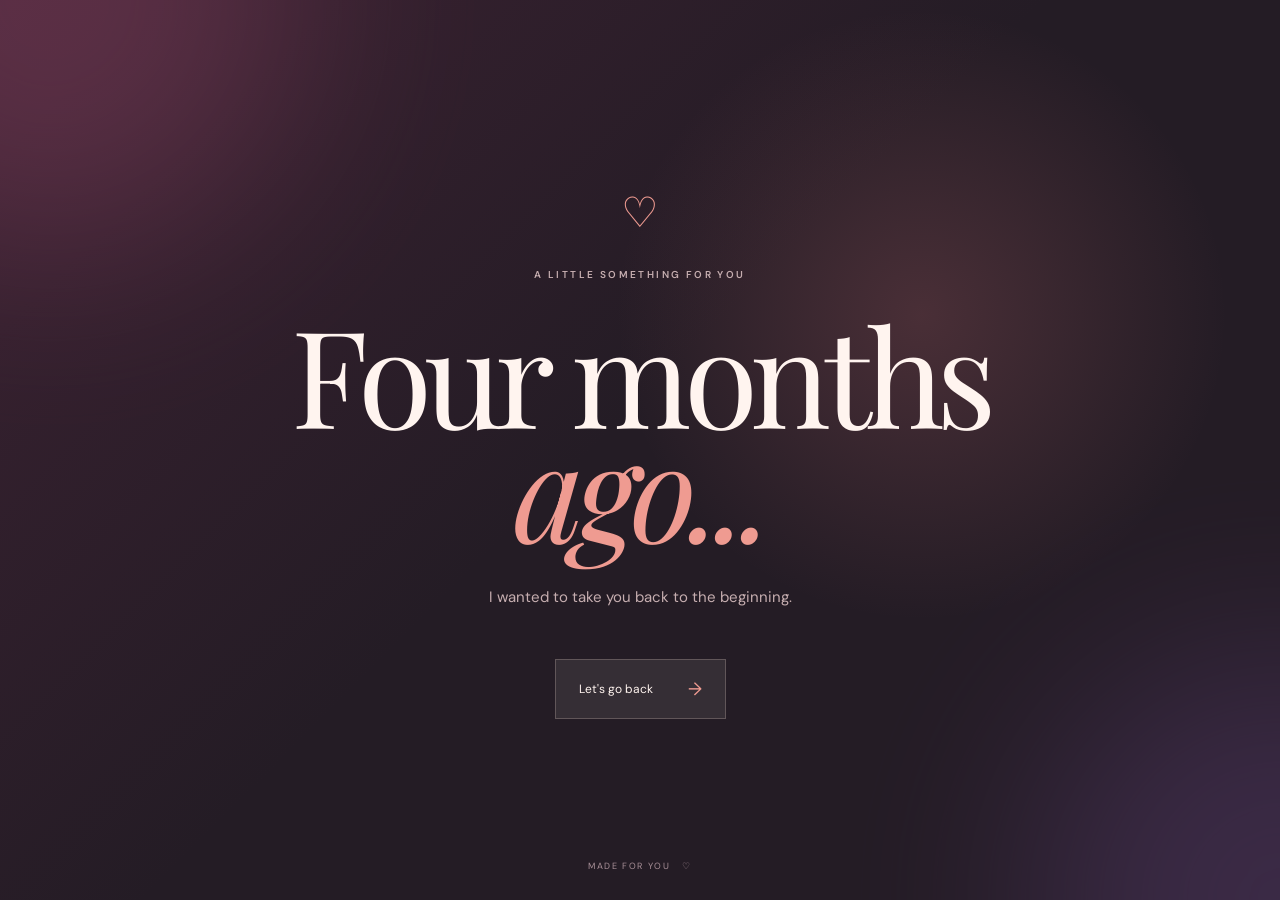
<file: index.html>
<!DOCTYPE html>
<html lang="en">
<head>
    <meta charset="UTF-8">
    <meta name="viewport" content="width=device-width, initial-scale=1.0">

    <title>Four Months Ago...</title>

    <link rel="preconnect" href="https://fonts.googleapis.com">
    <link rel="preconnect" href="https://fonts.gstatic.com" crossorigin>

    <link
        href="https://fonts.googleapis.com/css2?family=DM+Sans:wght@400;500;600&family=Playfair+Display:ital,wght@0,400;0,500;1,400&display=swap"
        rel="stylesheet"
    >

    <link rel="stylesheet" href="style.css">
</head>

<body>

    <!-- =========================================
         INTRO / MAIN PAGE
    ========================================== -->

    <main id="intro" class="intro-page">

        <div class="intro-glow glow-1"></div>
        <div class="intro-glow glow-2"></div>

        <div class="intro-content">

            <div class="tiny-heart">♡</div>

            <p class="eyebrow">
                A LITTLE SOMETHING FOR YOU
            </p>

            <h1>
                Four months<br>
                <em>ago...</em>
            </h1>

            <p class="intro-subtitle">
                I wanted to take you back to the beginning.
            </p>

            <button id="startButton" class="main-button">
                <span>Let's go back</span>
                <span class="button-arrow">→</span>
            </button>

        </div>

        <div class="intro-footer">
            <span>Made for you</span>
            <span>♡</span>
        </div>

    </main>


    <!-- =========================================
         STORY
    ========================================== -->

    <main id="story" class="story-page hidden">

        <!-- Progress -->
        <div class="story-progress">
            <div id="progressBar"></div>
        </div>

        <div class="frame-counter">
            <span id="frameNumber">01</span>
            <span>/</span>
            <span>19</span>
        </div>


        <!-- Frame content gets generated here -->
        <section id="frame" class="frame">

            <div id="frameText" class="frame-text"></div>

            <div id="photoArea" class="photo-area"></div>

        </section>


        <!-- Navigation -->
        <div class="navigation">

            <button id="nextButton" class="next-button">
                <span>Continue</span>
                <span>→</span>
            </button>

        </div>

    </main>


    <script src="script.js"></script>

</body>
</html>
</file>
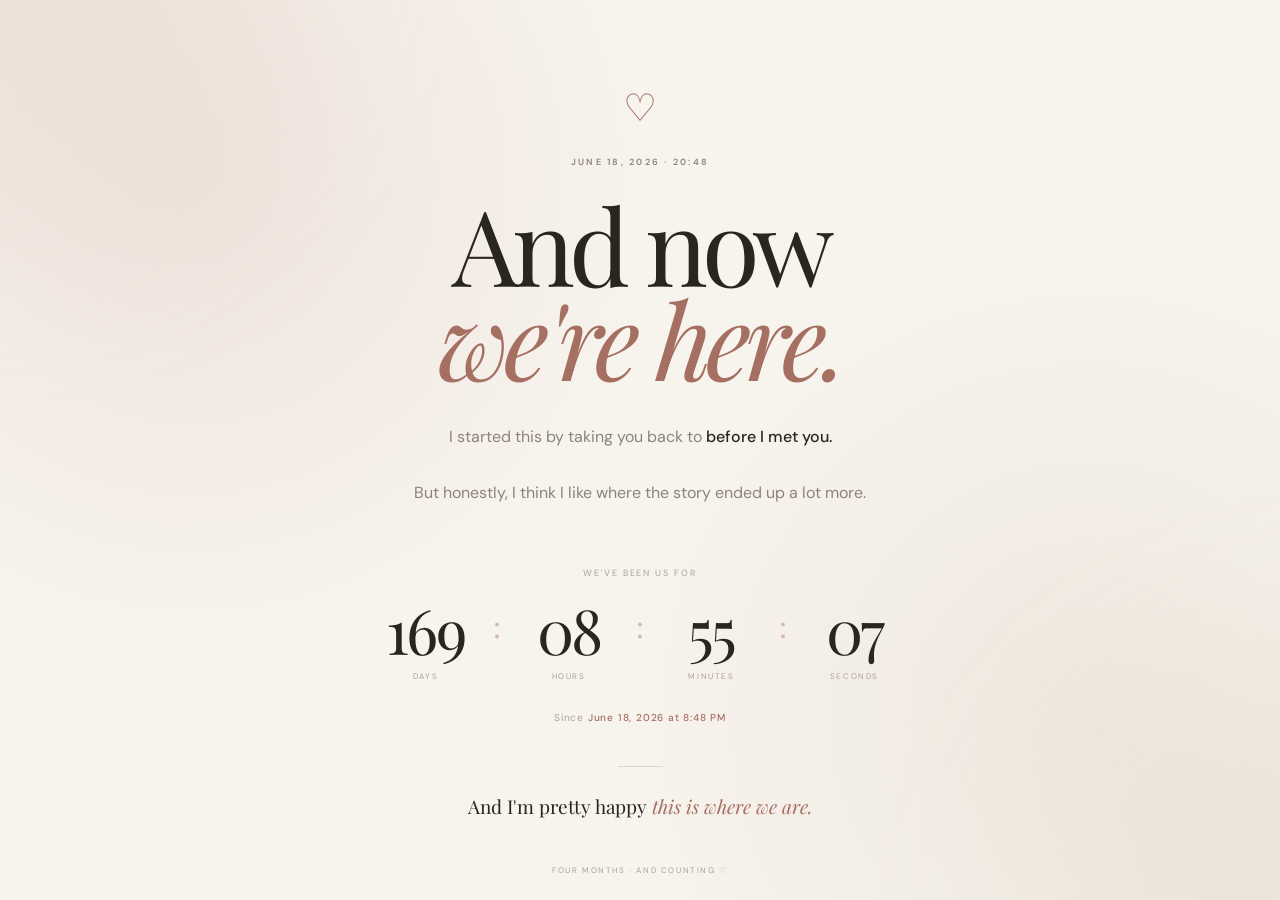
<file: together.html>
<!DOCTYPE html>
<html lang="en">
<head>
    <meta charset="UTF-8">
    <meta name="viewport" content="width=device-width, initial-scale=1.0">

    <title>And Now We're Here</title>

    <link rel="preconnect" href="https://fonts.googleapis.com">
    <link rel="preconnect" href="https://fonts.gstatic.com" crossorigin>

    <link
        href="https://fonts.googleapis.com/css2?family=DM+Sans:wght@400;500;600&family=Playfair+Display:ital,wght@0,400;0,500;1,400&display=swap"
        rel="stylesheet"
    >

    <style>

        :root {
            --cream: #f7f3ed;
            --paper: #fcfaf7;

            --text: #292521;
            --muted: #8c837b;

            --accent: #a56f61;
            --accent-light: #d9b6aa;

            --border: #ddd4cb;

            --serif: "Playfair Display", Georgia, serif;
            --sans: "DM Sans", Arial, sans-serif;
        }


        /* =========================================
           RESET
        ========================================== */

        * {
            box-sizing: border-box;
            margin: 0;
            padding: 0;
        }


        html,
        body {
            width: 100%;
            min-height: 100%;
        }


        body {
            min-height: 100vh;
            min-height: 100svh;

            background: var(--cream);

            color: var(--text);

            font-family: var(--sans);

            overflow: hidden;
        }


        /* =========================================
           PAGE
        ========================================== */

        .page {
            position: relative;

            min-height: 100vh;
            min-height: 100svh;

            display: flex;
            align-items: center;
            justify-content: center;

            overflow: hidden;

            background:
                radial-gradient(
                    circle at 15% 20%,
                    rgba(216, 185, 174, .28),
                    transparent 35%
                ),
                radial-gradient(
                    circle at 85% 80%,
                    rgba(205, 191, 169, .22),
                    transparent 35%
                ),
                var(--cream);
        }


        /* =========================================
           BACKGROUND
        ========================================== */

        .glow {
            position: absolute;

            width: 500px;
            height: 500px;

            border-radius: 50%;

            filter: blur(110px);

            opacity: .25;

            pointer-events: none;
        }


        .glow-one {
            top: -300px;
            left: -250px;

            background: #dfc1b6;
        }


        .glow-two {
            right: -300px;
            bottom: -300px;

            background: #d6c5ad;
        }


        /* =========================================
           CONTENT
        ========================================== */

        .content {
            position: relative;
            z-index: 5;

            width: min(850px, 90%);

            text-align: center;

            animation: contentEnter 1.3s
                cubic-bezier(.2,.8,.2,1)
                both;
        }


        /* =========================================
           TOP
        ========================================== */

        .heart {
            font-family: var(--serif);

            font-size: 38px;

            color: var(--accent);

            margin-bottom: 25px;

            animation:
                heartAppear 1.5s
                ease both;
        }


        .eyebrow {
            font-size: 9px;

            font-weight: 600;

            letter-spacing: .25em;

            text-transform: uppercase;

            color: var(--muted);

            margin-bottom: 28px;
        }


        /* =========================================
           HEADING
        ========================================== */

        h1 {
            font-family: var(--serif);

            font-weight: 400;

            font-size: clamp(
                55px,
                9vw,
                105px
            );

            line-height: .9;

            letter-spacing: -.055em;
        }


        h1 em {
            font-style: italic;

            color: var(--accent);
        }


        /* =========================================
           MESSAGE
        ========================================== */

        .message {
            max-width: 520px;

            margin: 38px auto 0;

            color: var(--muted);

            font-size: 16px;

            line-height: 1.75;
        }


        .message strong {
            color: var(--text);

            font-weight: 500;
        }


        /* =========================================
           TIMER
        ========================================== */

        .timer-wrapper {
            margin: 60px auto 0;

            width: min(650px, 100%);
        }


        .timer-label {
            font-size: 9px;

            text-transform: uppercase;

            letter-spacing: .22em;

            color: #aaa097;

            margin-bottom: 20px;
        }


        .timer {
            display: flex;

            align-items: center;

            justify-content: center;

            gap: 15px;
        }


        .time-unit {
            min-width: 105px;

            display: flex;

            flex-direction: column;

            align-items: center;
        }


        .time-number {
            font-family: var(--serif);

            font-size: clamp(
                40px,
                6vw,
                62px
            );

            line-height: 1;

            letter-spacing: -.045em;

            font-variant-numeric: tabular-nums;
        }


        .time-label {
            margin-top: 10px;

            font-size: 8px;

            letter-spacing: .2em;

            color: #aaa097;
        }


        .colon {
            align-self: flex-start;

            margin-top: 7px;

            font-family: var(--serif);

            font-size: 30px;

            color: var(--accent-light);
        }


        /* =========================================
           START DATE
        ========================================== */

        .started {
            margin-top: 30px;

            color: #aaa097;

            font-size: 10px;

            letter-spacing: .08em;
        }


        .started span {
            color: var(--accent);

            font-weight: 500;
        }


        /* =========================================
           DIVIDER
        ========================================== */

        .divider {
            width: 45px;

            height: 1px;

            background: var(--border);

            margin: 42px auto 25px;
        }


        /* =========================================
           FINAL LINE
        ========================================== */

        .final-line {
            font-family: var(--serif);

            font-size: 19px;

            color: var(--text);

            line-height: 1.5;
        }


        .final-line em {
            color: var(--accent);

            font-style: italic;
        }


        /* =========================================
           FOOTER
        ========================================== */

        .footer {
            position: absolute;

            bottom: 25px;

            left: 50%;

            transform: translateX(-50%);

            z-index: 5;

            color: #aaa097;

            font-size: 8px;

            text-transform: uppercase;

            letter-spacing: .2em;

            white-space: nowrap;
        }


        /* =========================================
           ANIMATIONS
        ========================================== */

        @keyframes contentEnter {

            from {
                opacity: 0;

                transform:
                    translateY(30px);
            }

            to {
                opacity: 1;

                transform:
                    translateY(0);
            }

        }


        @keyframes heartAppear {

            0% {
                opacity: 0;

                transform:
                    scale(.7);
            }

            60% {
                opacity: 1;

                transform:
                    scale(1.08);
            }

            100% {
                opacity: 1;

                transform:
                    scale(1);
            }

        }


        /* =========================================
           MOBILE
        ========================================== */

        @media (max-width: 650px) {

            body {
                overflow: auto;
            }


            .page {
                min-height: 100svh;

                padding:
                    70px
                    20px
                    70px;
            }


            .heart {
                font-size: 34px;

                margin-bottom: 20px;
            }


            .eyebrow {
                font-size: 8px;

                margin-bottom: 25px;
            }


            h1 {
                font-size:
                    clamp(
                        50px,
                        15vw,
                        75px
                    );
            }


            .message {
                margin-top: 30px;

                font-size: 14px;

                line-height: 1.7;
            }


            .timer-wrapper {
                margin-top: 45px;
            }


            .timer {
                gap: 5px;
            }


            .time-unit {
                min-width: 65px;
            }


            .time-number {
                font-size: 38px;
            }


            .time-label {
                font-size: 7px;

                margin-top: 8px;
            }


            .colon {
                font-size: 22px;

                margin-top: 5px;
            }


            .started {
                margin-top: 25px;

                font-size: 8px;
            }


            .divider {
                margin-top: 32px;

                margin-bottom: 20px;
            }


            .final-line {
                font-size: 17px;
            }


            .footer {
                bottom: 18px;

                font-size: 7px;
            }

        }

    </style>
</head>


<body>

    <main class="page">

        <div class="glow glow-one"></div>
        <div class="glow glow-two"></div>


        <section class="content">

            <div class="heart">
                ♡
            </div>


            <p class="eyebrow">
                JUNE 18, 2026 · 20:48
            </p>


            <h1>
                And now<br>
                <em>we're here.</em>
            </h1>


            <p class="message">
                I started this by taking you back to
                <strong>before I met you.</strong>
                <br><br>
                But honestly, I think I like where
                the story ended up a lot more.
            </p>


            <!-- TIMER -->

            <div class="timer-wrapper">

                <p class="timer-label">
                    We've been us for
                </p>


                <div class="timer">

                    <div class="time-unit">

                        <span
                            id="days"
                            class="time-number"
                        >
                            000
                        </span>

                        <span class="time-label">
                            DAYS
                        </span>

                    </div>


                    <span class="colon">
                        :
                    </span>


                    <div class="time-unit">

                        <span
                            id="hours"
                            class="time-number"
                        >
                            00
                        </span>

                        <span class="time-label">
                            HOURS
                        </span>

                    </div>


                    <span class="colon">
                        :
                    </span>


                    <div class="time-unit">

                        <span
                            id="minutes"
                            class="time-number"
                        >
                            00
                        </span>

                        <span class="time-label">
                            MINUTES
                        </span>

                    </div>


                    <span class="colon">
                        :
                    </span>


                    <div class="time-unit">

                        <span
                            id="seconds"
                            class="time-number"
                        >
                            00
                        </span>

                        <span class="time-label">
                            SECONDS
                        </span>

                    </div>

                </div>


                <p class="started">
                    Since
                    <span>
                        June 18, 2026 at 8:48 PM
                    </span>
                </p>

            </div>


            <div class="divider"></div>


            <p class="final-line">
                And I'm pretty happy
                <em>this is where we are.</em>
            </p>

        </section>


        <div class="footer">
            Four months · and counting ♡
        </div>

    </main>


    <script>

        /*
            =========================================
            RELATIONSHIP START
            =========================================

            June 18, 2026 at 20:48

            This uses the user's local time.
        */

        const relationshipStart =
            new Date(
                2026,
                5,       // June
                18,
                20,      // 8 PM
                48,      // 48 minutes
                0
            );


        /*
            =========================================
            TIMER
        =========================================
        */

        function updateTimer() {

            const now = new Date();

            let difference =
                now.getTime() -
                relationshipStart.getTime();


            /*
                Prevent negative numbers if the
                page is opened before the start time.
            */

            if (difference < 0) {

                difference = 0;

            }


            const totalSeconds =
                Math.floor(
                    difference / 1000
                );


            const days =
                Math.floor(
                    totalSeconds / 86400
                );


            const hours =
                Math.floor(
                    (totalSeconds % 86400) / 3600
                );


            const minutes =
                Math.floor(
                    (totalSeconds % 3600) / 60
                );


            const seconds =
                totalSeconds % 60;


            /*
                Update display
            */

            document.getElementById("days")
                .textContent =
                String(days).padStart(3, "0");


            document.getElementById("hours")
                .textContent =
                String(hours).padStart(2, "0");


            document.getElementById("minutes")
                .textContent =
                String(minutes).padStart(2, "0");


            document.getElementById("seconds")
                .textContent =
                String(seconds).padStart(2, "0");

        }


        /*
            Run immediately so there isn't
            a one-second delay when loading.
        */

        updateTimer();


        /*
            Keep it live.
        */

        setInterval(
            updateTimer,
            1000
        );

    </script>

</body>
</html>
</file>
<file: style.css>
:root {
    --cream: #241c25;
    --paper: #302330;

    --text: #fff4ef;
    --muted: #c6aeb0;

    --accent: #ef9b91;
    --accent-light: #d58b96;

    --border: rgba(255, 225, 218, .22);

    --serif: "Playfair Display", Georgia, serif;
    --sans: "DM Sans", Arial, sans-serif;
}


/* =========================================
   RESET
========================================= */

* {
    box-sizing: border-box;
    margin: 0;
    padding: 0;
}

html,
body {
    width: 100%;
    min-height: 100%;
}

body {
    background:
        radial-gradient(circle at 15% 12%, rgba(161, 78, 105, .22), transparent 30%),
        radial-gradient(circle at 90% 85%, rgba(114, 57, 88, .3), transparent 38%),
        var(--cream);
    color: var(--text);
    font-family: var(--sans);
    overflow-x: hidden;
}

button {
    font-family: inherit;
}


/* =========================================
   INTRO PAGE
========================================= */

.intro-page {
    position: relative;

    width: 100%;
    min-height: 100vh;
    min-height: 100svh;

    display: flex;
    align-items: center;
    justify-content: center;

    text-align: center;

    overflow: hidden;

    background:
        linear-gradient(135deg, rgba(81, 39, 62, .52), transparent 48%),
        radial-gradient(circle at 72% 35%, rgba(224, 122, 126, .2), transparent 28%),
        var(--cream);
}


.intro-content {
    position: relative;
    z-index: 2;

    width: min(850px, 90%);

    animation: introAppear 1.3s ease both;
}


.tiny-heart {
    font-family: var(--serif);
    font-size: 42px;

    color: var(--accent);

    margin-bottom: 30px;
}


.eyebrow {
    font-size: 10px;
    font-weight: 600;

    letter-spacing: .24em;
    text-transform: uppercase;

    color: var(--muted);

    margin-bottom: 35px;
}


.intro-content h1 {
    font-family: var(--serif);
    font-weight: 400;

    font-size: clamp(65px, 11vw, 135px);
    line-height: .85;

    letter-spacing: -.055em;
}


.intro-content h1 em {
    color: var(--accent);
    font-weight: 400;
}


.intro-subtitle {
    margin-top: 40px;

    color: var(--muted);

    font-size: 15px;
    line-height: 1.7;
}


.main-button {
    margin-top: 48px;

    display: inline-flex;
    align-items: center;
    gap: 35px;

    padding: 17px 23px;

    border: 1px solid var(--border);

    background: rgba(255, 244, 239, .08);

    color: var(--text);

    cursor: pointer;

    font-size: 12px;

    transition:
        transform .3s ease,
        background .3s ease,
        border-color .3s ease;
}


.main-button:hover {
    transform: translateY(-3px);

    background: rgba(255, 244, 239, .16);
    border-color: rgba(255, 225, 218, .45);
}


.button-arrow {
    color: var(--accent);

    font-size: 18px;

    transition: transform .3s ease;
}


.main-button:hover .button-arrow {
    transform: translateX(5px);
}


.intro-footer {
    position: absolute;

    bottom: 28px;
    left: 50%;

    transform: translateX(-50%);

    display: flex;
    gap: 12px;

    color: #a99098;

    font-size: 9px;

    letter-spacing: .18em;
    text-transform: uppercase;
}


/* =========================================
   BACKGROUND GLOWS
========================================= */

.intro-glow {
    position: absolute;

    width: 500px;
    height: 500px;

    border-radius: 50%;

    filter: blur(100px);

    pointer-events: none;

    opacity: .3;
}

.glow-1 {
    top: -250px;
    left: -200px;

    background: #a74f73;
}

.glow-2 {
    right: -250px;
    bottom: -250px;

    background: #704b91;
}


/* =========================================
   STORY PAGE
========================================= */

.story-page {
    position: relative;

    width: 100%;
    min-height: 100vh;
    min-height: 100svh;

    display: flex;
    flex-direction: column;

    background:
        radial-gradient(circle at 10% 90%, rgba(164, 73, 101, .18), transparent 32%),
        radial-gradient(circle at 92% 12%, rgba(97, 57, 104, .26), transparent 33%),
        var(--cream);

    overflow: hidden;
}


.hidden {
    display: none !important;
}


/* =========================================
   PROGRESS
========================================= */

.story-progress {
    position: absolute;

    top: 0;
    left: 0;

    width: 100%;
    height: 3px;

    background: rgba(255, 244, 239, .1);

    z-index: 20;
}


#progressBar {
    width: 7.14%;
    height: 100%;

    background: var(--accent);

    transition: width 1s cubic-bezier(.16, .84, .24, 1);
}


.frame-counter {
    position: absolute;

    top: 30px;
    right: 40px;

    display: flex;
    gap: 7px;

    font-size: 10px;

    letter-spacing: .12em;

    color: #b2979f;

    z-index: 20;
}


#frameNumber {
    color: var(--accent);
}


/* =========================================
   FRAME
========================================= */

.frame {
    position: relative;

    flex: 1;

    width: min(1380px, 92%);

    margin: 0 auto;

    display: grid;

    align-items: center;
    justify-content: center;

    padding:
        120px
        70px
        150px;

    gap: clamp(2.5rem, 7vw, 7rem);
    grid-template-columns: minmax(0, 1fr);
    grid-template-rows: minmax(130px, auto) minmax(390px, 1fr);
    grid-template-areas:
        "text"
        "photo";
}

/* Each frame gets a different composition, but both regions stay in the grid. */
.frame.layout-side {
    grid-template-columns: minmax(260px, .78fr) minmax(0, 1.22fr);
    grid-template-rows: minmax(420px, 1fr);
    grid-template-areas: "text photo";
}

.frame.layout-side-reverse {
    grid-template-columns: minmax(0, 1.22fr) minmax(260px, .78fr);
    grid-template-areas: "photo text";
}

.frame.layout-under {
    grid-template-rows: minmax(390px, 1fr) minmax(130px, auto);
    grid-template-areas:
        "photo"
        "text";
}


/* =========================================
   TEXT
========================================= */

.frame-text {
    grid-area: text;
    position: relative;
    z-index: 10;
    width: min(760px, 100%);
    justify-self: center;

    text-align: center;

    pointer-events: none;
}


.frame-text p {
    font-family: var(--serif);

    font-size: clamp(38px, 5.6vw, 78px);

    line-height: 1.08;

    letter-spacing: -.035em;

    margin: 0;
}


.frame-text .small {
    font-family: var(--sans);

    font-size: clamp(17px, 2.1vw, 25px);

    line-height: 1.6;

    letter-spacing: 0;

    color: var(--muted);
}


.frame-text .accent {
    color: var(--accent);
}


.frame-text .italic {
    font-style: italic;
}


/* =========================================
   PHOTOS
========================================= */

.photo-area {
    grid-area: photo;
    position: relative;

    width: min(780px, 82vw);

    min-height: min(65vh, 620px);
    height: 100%;
    justify-self: center;

    display: flex;

    align-items: center;
    justify-content: center;
}


.photo {
    position: absolute;

    max-width: 100%;
    max-height: 62vh;

    width: auto;
    height: auto;

    object-fit: contain;

    border-radius: 8px;

    box-shadow:
        0 30px 70px rgba(8, 4, 10, .45),
        0 5px 14px rgba(8, 4, 10, .3);

    opacity: 0;

    transform:
        translateY(55px)
        scale(.88)
        rotate(calc(var(--rotation, 0deg) - 4deg));

    animation:
        photoEnter 1.15s cubic-bezier(.16, .84, .24, 1) forwards;
}


/* Multiple photos */

.photo-stack {
    position: absolute;

    width: 100%;
    height: 100%;

    display: flex;

    align-items: center;
    justify-content: center;
}


.photo-stack .photo {
    position: absolute;
}


/* =========================================
   NAVIGATION
========================================= */

.navigation {
    position: absolute;

    left: 0;
    right: 0;
    bottom: 35px;

    display: flex;
    justify-content: center;

    z-index: 20;
}


.next-button {
    display: inline-flex;

    align-items: center;

    gap: 30px;

    padding: 15px 21px;

    border: 1px solid var(--border);

    background: rgba(255,244,239,.08);

    color: var(--text);

    cursor: pointer;

    font-size: 11px;

    transition:
        transform .3s ease,
        background .3s ease;
}


.next-button:hover {
    transform: translateY(-3px);

    background: rgba(255,244,239,.16);
}


.next-button span:last-child {
    color: var(--accent);

    font-size: 17px;

    transition: transform .3s ease;
}


.next-button:hover span:last-child {
    transform: translateX(5px);
}


/* =========================================
   PHOTO / TEXT ANIMATIONS
========================================= */

@keyframes introAppear {

    from {
        opacity: 0;
        transform: translateY(35px) scale(.98);
    }

    to {
        opacity: 1;
        transform: translateY(0) scale(1);
    }

}


@keyframes photoEnter {

    from {
        opacity: 0;
        filter: blur(8px);
        transform:
            translateY(55px)
            scale(.88)
            rotate(calc(var(--rotation, 0deg) - 4deg));
    }

    to {
        opacity: 1;
        filter: blur(0);
        transform:
            translateY(0)
            scale(1)
            rotate(var(--rotation, 0deg));
    }

}


@keyframes textEnter {

    from {
        opacity: 0;
        filter: blur(8px);
        transform: translateY(28px);
    }

    to {
        opacity: 1;
        filter: blur(0);
        transform: translateY(0);
    }

}


/* =========================================
   MOBILE
========================================= */

@media (max-width: 700px) {

    .intro-content {
        width: 90%;
    }

    .intro-content h1 {
        font-size: clamp(60px, 18vw, 95px);
    }

    .intro-subtitle {
        font-size: 14px;
        max-width: 300px;
        margin-left: auto;
        margin-right: auto;
    }

    .main-button {
        margin-top: 40px;
    }


    .frame {
        width: 100%;

        padding:
            105px
            24px
            135px;

        gap: 1.5rem;
        grid-template-rows: auto minmax(390px, 1fr);
        grid-template-areas:
            "text"
            "photo";
    }

    .frame.layout-side,
    .frame.layout-side-reverse {
        grid-template-columns: minmax(0, 1fr);
        grid-template-rows: auto minmax(390px, 1fr);
        grid-template-areas:
            "text"
            "photo";
    }

    .frame.layout-under {
        grid-template-rows: minmax(390px, 1fr) auto;
        grid-template-areas:
            "photo"
            "text";
    }


    .frame-counter {
        top: 25px;
        right: 25px;
    }


    .photo-area {
        width: 90vw;
        min-height: 470px;
    }


    .photo {
        max-width: 85vw;
        max-height: 52vh;
    }


    .frame-text {
        width: 88%;
    }


    .frame-text p {
        font-size: clamp(32px, 9vw, 52px);
    }


    .frame-text .small {
        font-size: 15px;
    }


    .navigation {
        bottom: 32px;
    }

}


/* =========================================
   VERY SMALL PHONES
========================================= */

@media (max-width: 400px) {

    .frame {
        padding-top: 80px;
    }

    .photo-area {
        min-height: 380px;
    }

    .photo {
        max-height: 42vh;
    }

    .next-button {
        padding: 14px 18px;
    }

}
</file>
